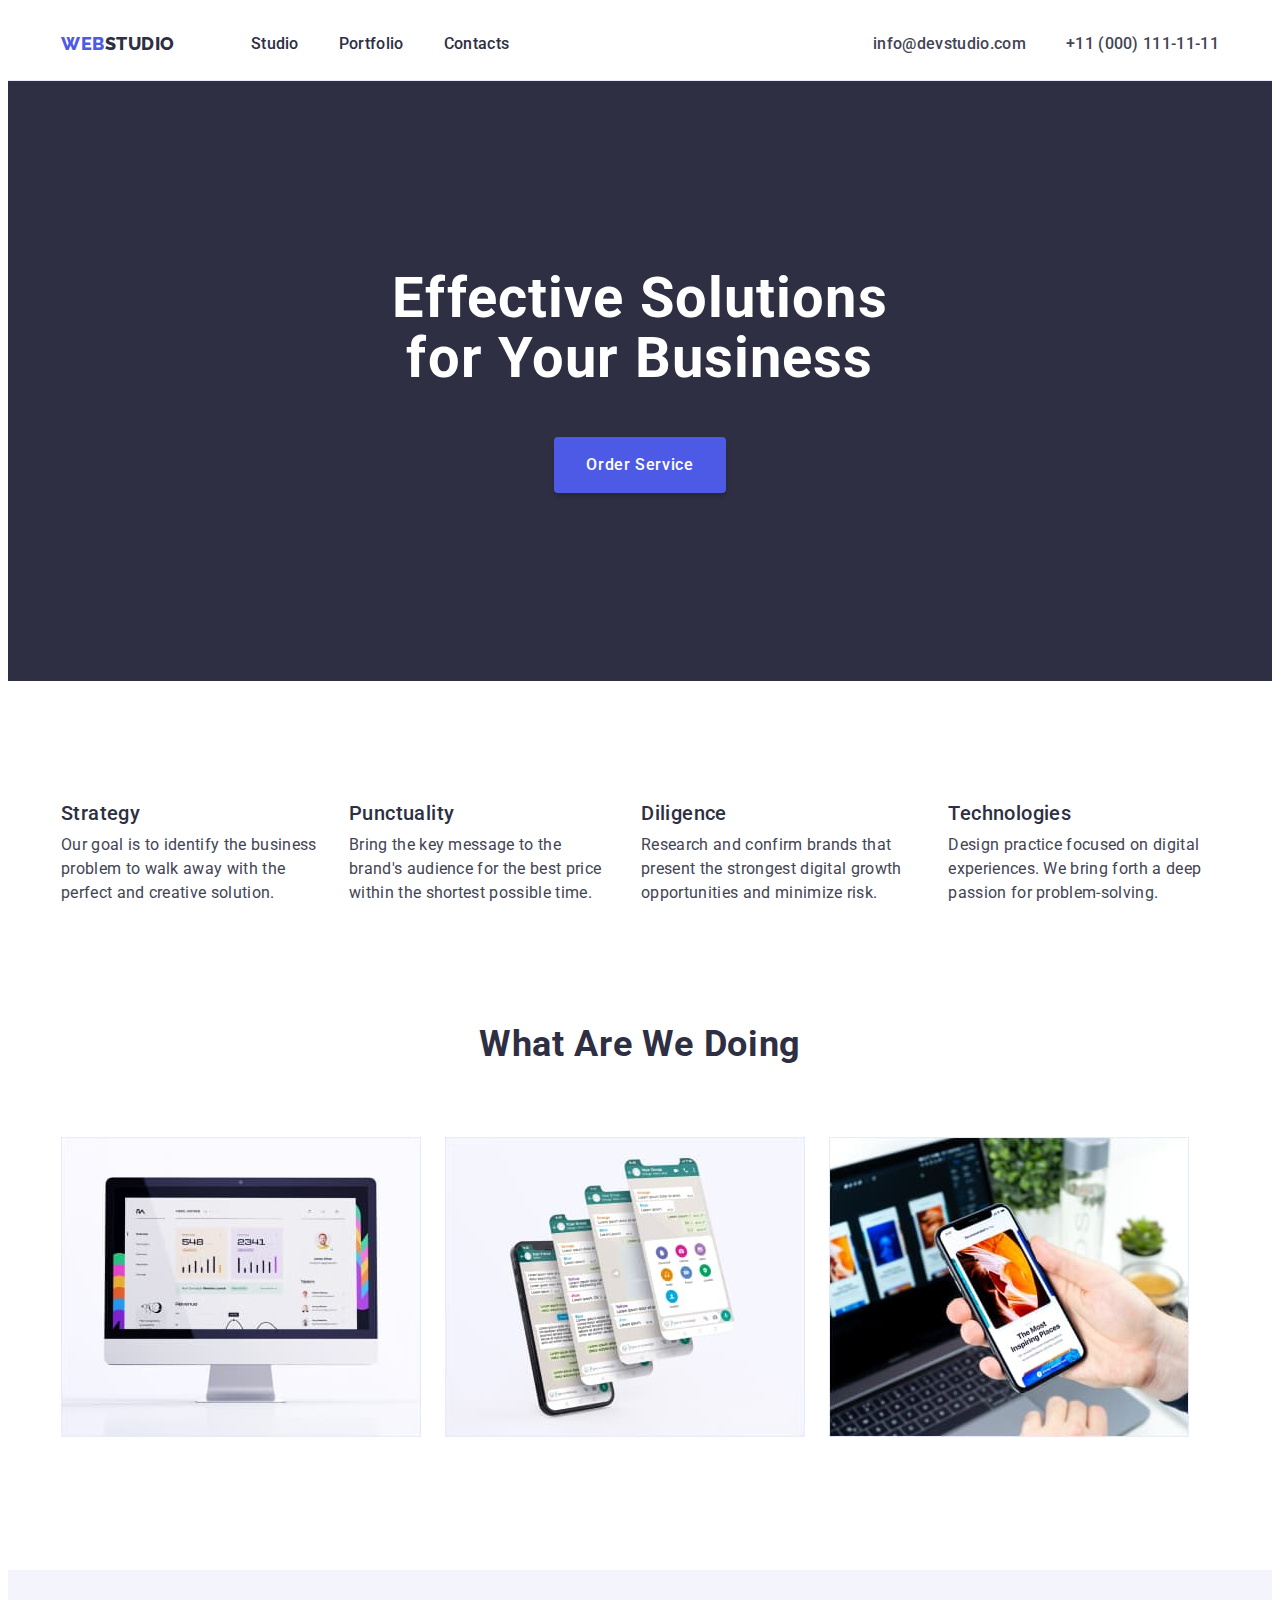
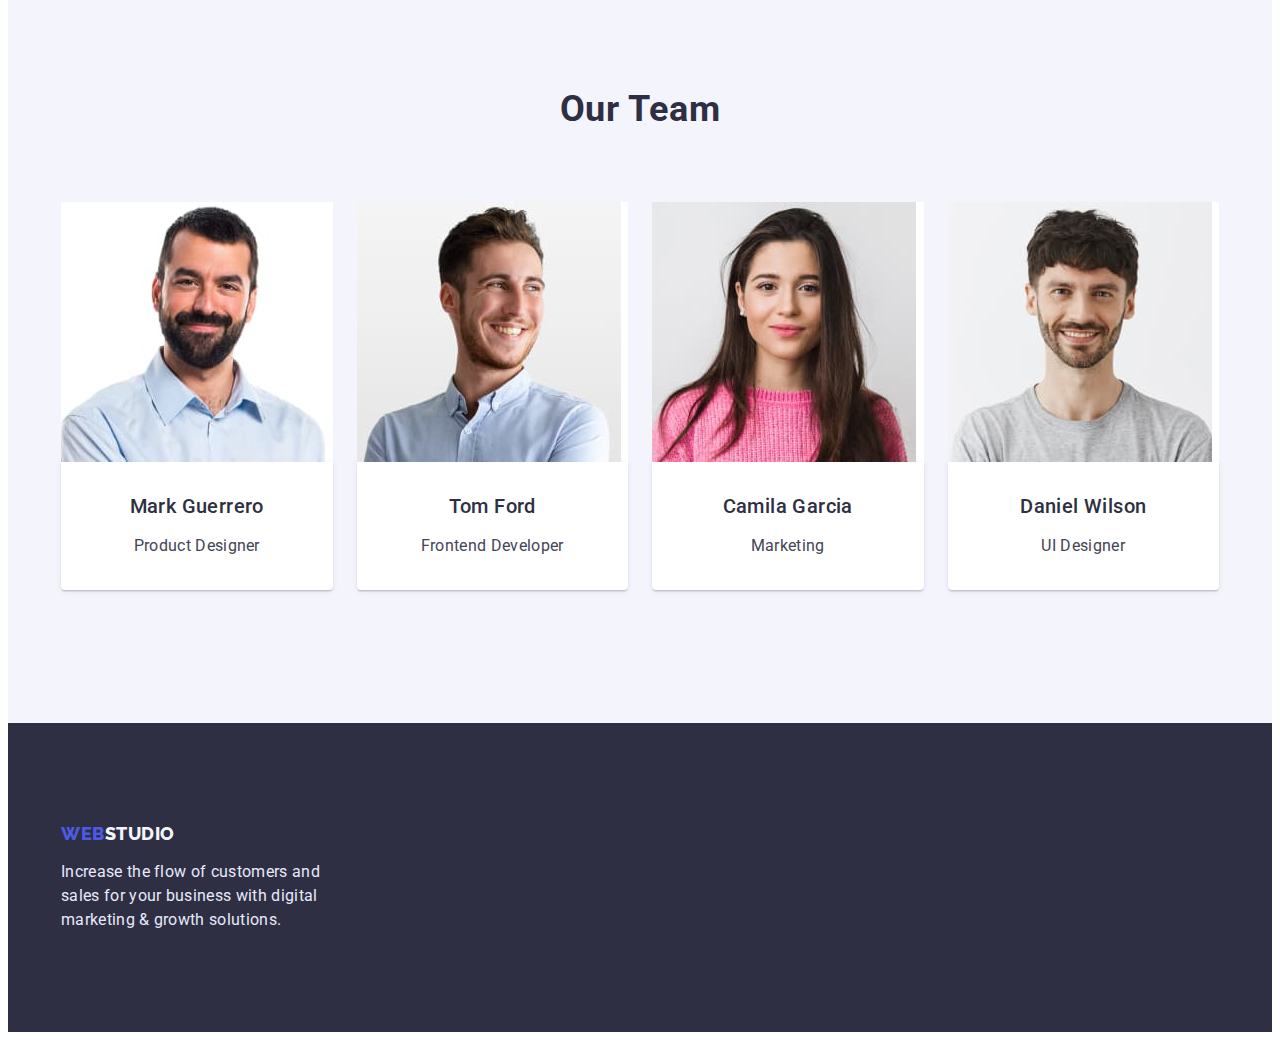
<file: index.html>
<!DOCTYPE html>
<html lang="en">
  <head>
    <meta charset="UTF-8" />
    <meta http-equiv="X-UA-Compatible" content="IE=edge" />
    <meta name="viewport" content="width=device-width, initial-scale=1.0" />
    <title>Document</title>
    <link rel="preconnect" href="https://fonts.googleapis.com" />
    <link rel="preconnect" href="https://fonts.gstatic.com" crossorigin />
    <link
      href="https://fonts.googleapis.com/css2?family=Montserrat:wght@400;700&family=Raleway:wght@800&family=Roboto:wght@400;500;700&display=swap"
      rel="stylesheet"
    />
    <link
      rel="stylesheet"
      href="https://cdnjs.cloudflare.com/ajax/libs/modern-normalize/1.1.0/modern-normalize.min.css"
      integrity="sha512-wpPYUAdjBVSE4KJnH1VR1HeZfpl1ub8YT/NKx4PuQ5NmX2tKuGu6U/JRp5y+Y8XG2tV+wKQpNHVUX03MfMFn9Q=="
      crossorigin="anonymous"
      referrerpolicy="no-referrer"
    />
    <link rel="stylesheet" href="./css/styles.css" />
  </head>
  <!-- Header -->
  <body>
    <header class="header">
      <div class="container page-header-conteiner">
        <nav class="header-nav">
          <a href="./index.html" class="logo header-logo link"
            >Web<span class="header-logo-color">Studio</span>
          </a>
          <ul class="menu header-list list">
            <li class="header-item">
              <a class="header-link link" href="./index.html">Studio</a>
            </li>
            <li class="header-item">
              <a class="header-link link" href="./portfolio.html">Portfolio</a>
            </li>
            <li class="header-item">
              <a class="header-link link" href="">Contacts</a>
            </li>
          </ul>
        </nav>
        <div class="address">
          <address class="header-address">
            <ul class="menu header-address-list list">
              <li class="header-item-address">
                <a
                  class="header-address-link link"
                  href="mailto:info@devstudio.com"
                  >info@devstudio.com</a
                >
              </li>
              <li class="header-item-address">
                <a class="header-address-link link" href="tel:+110001111111"
                  >+11 (000) 111-11-11</a
                >
              </li>
            </ul>
          </address>
        </div>
      </div>
    </header>
    <main>
      <!-- Section 1 -->
      <section class="first">
        <div>
          <h1 class="first-title">Effective Solutions for Your Business</h1>
          <button type="button" class="first-btn">Order Service</button>
        </div>
      </section>
      <!-- advantages -->
      <section class="quaisty">
        <h2 class="quaisty-title" hidden>Quaisty</h2>
        <div class="container">
          <ul class="quaisty-list list">
            <li class="quaisty-item">
              <h3 class="quaisty-uptext">Strategy</h3>
              <p class="quaisty-text">
                Our goal is to identify the business problem to walk away with
                the perfect and creative solution.
              </p>
            </li>
            <li class="quaisty-item">
              <h3 class="quaisty-uptext">Punctuality</h3>
              <p class="quaisty-text">
                Bring the key message to the brand's audience for the best price
                within the shortest possible time.
              </p>
            </li>
            <li class="quaisty-item">
              <h3 class="quaisty-uptext">Diligence</h3>
              <p class="quaisty-text">
                Research and confirm brands that present the strongest digital
                growth opportunities and minimize risk.
              </p>
            </li>
            <li class="quaisty-item">
              <h3 class="quaisty-uptext">Technologies</h3>
              <p class="quaisty-text">
                Design practice focused on digital experiences. We bring forth a
                deep passion for problem-solving.
              </p>
            </li>
          </ul>
        </div>
      </section>
      <!-- What are we doing -->
      <section class="page">
        <h2 class="page1">What are we doing</h2>
        <div class="container">
          <ul class="page-list list">
            <li class="page-photo">
              <img
                src="./images/mg1.jpg"
                alt="Computer"
                width="360"
                class="page-phone"
              />
            </li>
            <li class="page-photo">
              <img
                src="./images/mg2.jpg"
                alt="telefon"
                width="360"
                class="page-phone"
              />
            </li>
            <li class="page-photo">
              <img
                src="./images/mg3.jpg"
                alt="gajets"
                width="360"
                class="page-phone"
              />
            </li>
          </ul>
        </div>
      </section>
      <!-- Our Team -->
      <section class="photo">
        <h2 class="photo-team color">Our Team</h2>
        <div class="container">
          <ul class="photo-list list">
            <li class="photo-color">
              <img
                src="./images/human1.jpg"
                alt="human"
                width="264"
                height="260"
                class="photo-human"
              />
              <div class="photo-human-text">
                <h3 class="quaisty-uptext">Mark Guerrero</h3>
                <p class="photo-text">Product Designer</p>
              </div>
            </li>
            <li class="photo-color">
              <img
                src="./images/human2.jpg"
                alt="human"
                width="264"
                height="260"
                class="photo-human"
              />
              <div class="photo-human-text">
                <h3 class="quaisty-uptext">Tom Ford</h3>
                <p class="photo-text">Frontend Developer</p>
              </div>
            </li>
            <li class="photo-color">
              <img
                src="./images/human3.jpg"
                alt="human"
                width="264"
                height="260"
                class="photo-human"
              />
              <div class="photo-human-text">
                <h3 class="quaisty-uptext">Camila Garcia</h3>
                <p class="photo-text">Marketing</p>
              </div>
            </li>
            <li class="photo-color">
              <img
                src="./images/human4.jpg"
                alt="human"
                width="264"
                height="260"
                class="photo-human"
              />
              <div class="photo-human-text">
                <h3 class="quaisty-uptext">Daniel Wilson</h3>
                <p class="photo-text">UI Designer</p>
              </div>
            </li>
          </ul>
        </div>
      </section>
    </main>
    <!-- footer -->
    <footer class="footer">
      <div class="container">
        <a href="./index.html" class="logo-footer link"
          >Web<span class="logo-footer-studio">Studio</span>
        </a>

        <p class="footer-text">
          Increase the flow of customers and sales for your business with
          digital marketing & growth solutions.
        </p>
      </div>
    </footer>
  </body>
</html>
</file>
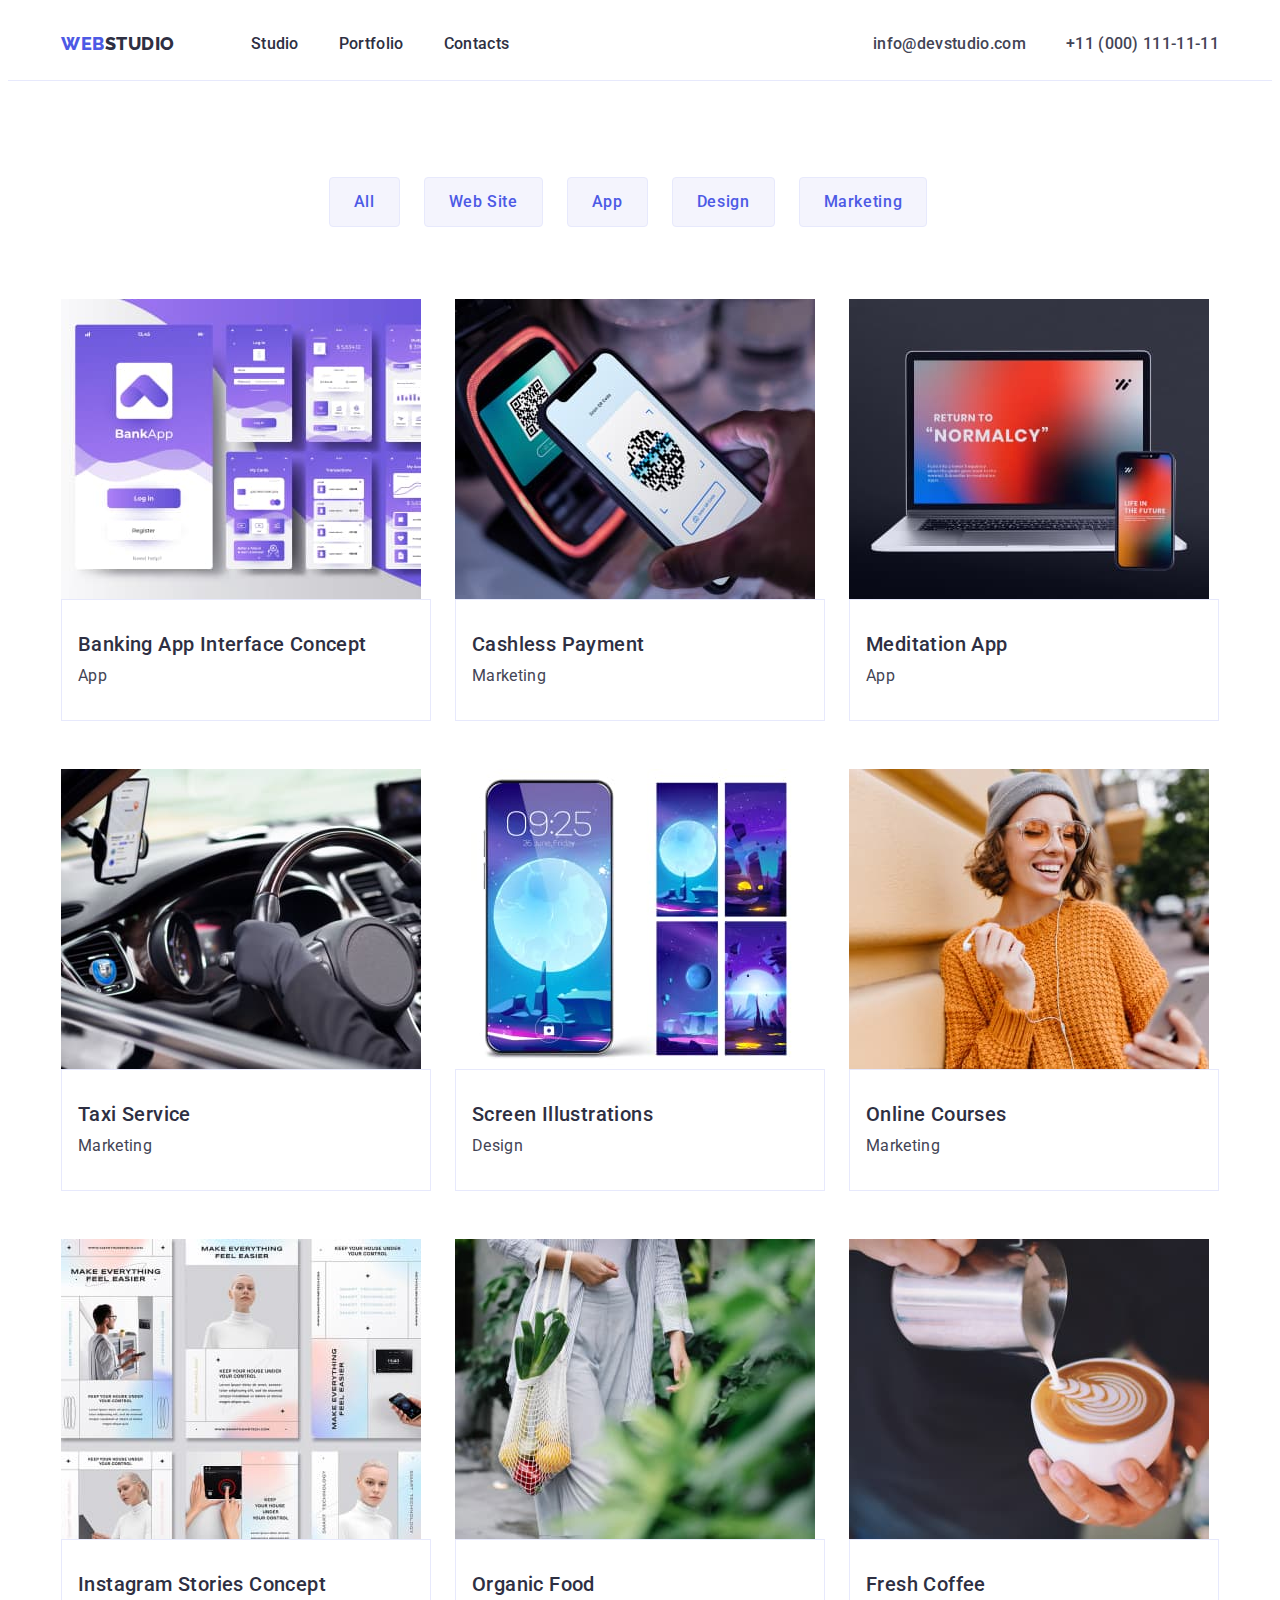
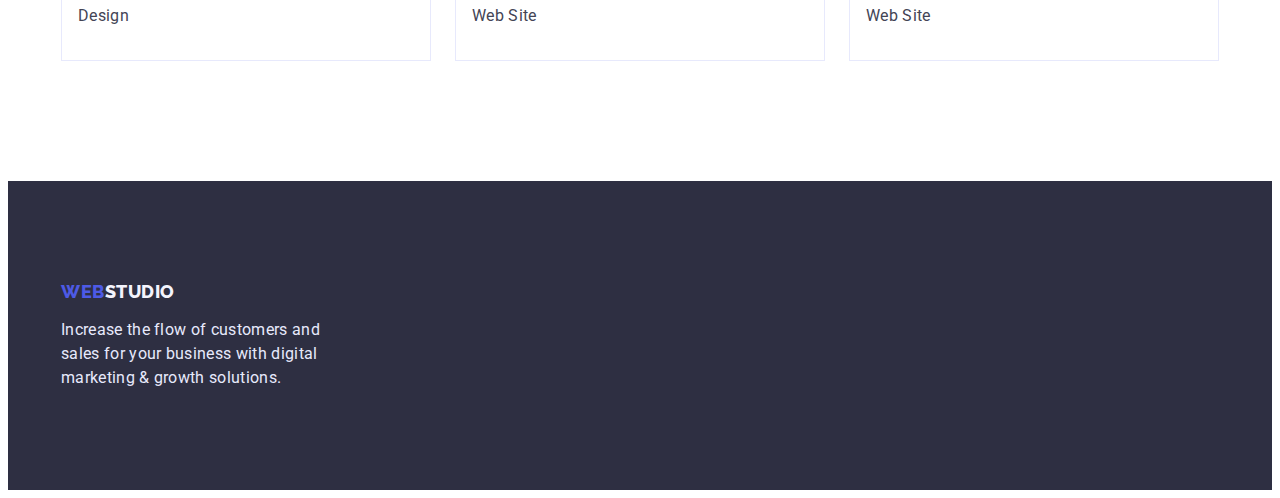
<file: portfolio.html>
<!DOCTYPE html>
<html lang="en">
  <head>
    <meta charset="UTF-8" />
    <meta http-equiv="X-UA-Compatible" content="IE=edge" />
    <meta name="viewport" content="width=device-width, initial-scale=1.0" />
    <title>Document 2</title>
    <link rel="preconnect" href="https://fonts.googleapis.com" />
    <link rel="preconnect" href="https://fonts.gstatic.com" crossorigin />
    <link
      href="https://fonts.googleapis.com/css2?family=Montserrat:wght@400;700&family=Raleway:wght@800&family=Roboto:wght@400;500;700&display=swap"
      rel="stylesheet"
    />
    <link
      rel="stylesheet"
      href="https://cdnjs.cloudflare.com/ajax/libs/modern-normalize/1.1.0/modern-normalize.min.css"
      integrity="sha512-wpPYUAdjBVSE4KJnH1VR1HeZfpl1ub8YT/NKx4PuQ5NmX2tKuGu6U/JRp5y+Y8XG2tV+wKQpNHVUX03MfMFn9Q=="
      crossorigin="anonymous"
      referrerpolicy="no-referrer"
    />
    <link rel="stylesheet" href="./css/styles.css" />
  </head>
  <body>
    <header class="header">
      <div class="container page-header-conteiner">
        <nav class="header-portfolio-nav list">
          <a href="./index.html" class="logo header-portfolio-link-logo link"
            >Web<span class="header-portfolio-part-logo">Studio</span>
          </a>
          <ul class="menu list">
            <li class="header-item">
              <a href="./index.html" class="header-portfolio-link-first link"
                >Studio</a
              >
            </li>
            <li class="header-item">
              <a
                href="./portfolio.html"
                class="header-portfolio-link-first link"
                >Portfolio</a
              >
            </li>
            <li class="header-item">
              <a href="" class="header-portfolio-link-first link">Contacts</a>
            </li>
          </ul>
        </nav>
        <div class="address">
          <address class="header-address link">
            <ul class="menu list">
              <li class="header-item-address">
                <a
                  href="header-portfolio-address"
                  class="header-portfolio-link list link"
                  >info@devstudio.com</a
                >
              </li>
              <li class="header-item-address">
                <a
                  href="header-portfolio-address"
                  class="header-portfolio-link link list"
                  >+11 (000) 111-11-11</a
                >
              </li>
            </ul>
          </address>
        </div>
      </div>
    </header>
    <!-- main -->
    <main>
      <!-- section 1 -->
      <section class="portfolio">
        <div class="container">
          <h1 hidden class="hidden-title">Servis</h1>
          <ul class="btn-list list">
            <li class="btn-item">
              <button type="button" class="modal-btn">All</button>
            </li>
            <li class="btn-item">
              <button type="button" class="modal-btn">Web Site</button>
            </li>
            <li class="btn-item">
              <button type="button" class="modal-btn">App</button>
            </li>
            <li class="btn-item">
              <button type="button" class="modal-btn">Design</button>
            </li>
            <li class="btn-item">
              <button type="button" class="modal-btn">Marketing</button>
            </li>
          </ul>

          <ul class="pay-list list">
            <li class="servis-item">
              <a href="" class="link"
                ><img
                  src="./images/img-11.jpg"
                  alt="Banking"
                  width="360"
                  class="pay-photo"
                />
                <div class="pay-div">
                  <h2 class="pay-uptext">Banking App Interface Concept</h2>
                  <p class="pay-text">App</p>
                </div>
              </a>
            </li>
            <li class="servis-item">
              <a href="" class="link"
                ><img
                  src="./images/img-12.jpg"
                  alt="Cashless"
                  width="360"
                  class="pay-photo"
                />
                <div class="pay-div">
                  <h2 class="pay-uptext">Cashless Payment</h2>
                  <p class="pay-text">Marketing</p>
                </div>
              </a>
            </li>
            <li class="servis-item">
              <a href="" class="link"
                ><img
                  src="./images/img-13.jpg"
                  alt="Meditaion"
                  width="360"
                  class="pay-photo"
                />
                <div class="pay-div">
                  <h2 class="pay-uptext">Meditation App</h2>
                  <p class="pay-text">App</p>
                </div>
              </a>
            </li>

            <li class="servis-item">
              <a href="" class="link"
                ><img src="./images/img-21.jpg" alt="Taxi" />
                <div class="pay-div">
                  <h2 class="pay-uptext">Taxi Service</h2>
                  <p class="pay-text">Marketing</p>
                </div>
              </a>
            </li>
            <li class="servis-item">
              <a href="" class="link"
                ><img src="./images/img-22.jpg" alt="Screen" />
                <div class="pay-div">
                  <h2 class="pay-uptext">Screen Illustrations</h2>
                  <p class="pay-text">Design</p>
                </div>
              </a>
            </li>
            <li class="servis-item">
              <a href="" class="link"
                ><img src="./images/img-23.jpg" alt="Courses" />
                <div class="pay-div">
                  <h2 class="pay-uptext">Online Courses</h2>
                  <p class="pay-text">Marketing</p>
                </div>
              </a>
            </li>

            <li class="servis-item">
              <a href="" class="link"
                ><img src="./images/img-31.jpg" alt="Instagram" />
                <div class="pay-div">
                  <h2 class="pay-uptext">Instagram Stories Concept</h2>
                  <p class="pay-text">Design</p>
                </div>
              </a>
            </li>
            <li class="servis-item">
              <a href="" class="link"
                ><img src="./images/img-32.jpg" alt="Food" />
                <div class="pay-div">
                  <h2 class="pay-uptext">Organic Food</h2>
                  <p class="pay-text">Web Site</p>
                </div>
              </a>
            </li>
            <li class="servis-item">
              <a href="" class="link"
                ><img src="./images/img-33.jpg" alt="Coffee" />
                <div class="pay-div">
                  <h2 class="pay-uptext">Fresh Coffee</h2>
                  <p class="pay-text">Web Site</p>
                </div>
              </a>
            </li>
          </ul>
        </div>
        </div>
      </section>
    </main>
    <!-- footer -->
    <footer class=" footer-portfolio">
      <div class=" container">
       
          <a href="./index.html" class="portfolio-logo-footer link"
            >Web<span class="portfolio-logo-footer-studio">Studio</span>
          </a>
          <p class="portfolio-footer-text">
            Increase the flow of customers and sales for your business with
            digital marketing & growth solutions.
          </p>
        
      </div>
    </footer>
  </body>
</html>
</file>
<file: css/styles.css>
:root {
  --main-title-color: #ffffff;
  --main-color: #2e2f42;
  --main-gray: #434455;
  --blu: #4d5ae5;
  --d-blu: #404bbf;
  --l-gray: #f4f4fd;
  --ll-gray: #e7e9fc;
}
p,
h1,
h2,
h3,
h4,
h5,
h6 {
  margin-top: 0;
  margin-bottom: 0;
}

ul,
ol {
  margin-top: 0;
  margin-bottom: 0;
  padding-left: 0;
}

img {
  display: block;
}

button {
  cursor: pointer;
}

body {
  font-family: "Roboto", sans-serif;
  color: #434455;
  background-color: #ffffff;
}
.list {
  list-style: none;
}
.link {
  text-decoration: none;
}

.container {
  width: 1158px;
  margin-left: auto;
  margin-right: auto;
  padding-left: 15px;
  padding-right: 15px;
}
/*-----------------------HEDER----------------------*/
.page-header-conteiner {
  display: flex;
  align-items: center;
}
.header {
  padding-top: 24px;
  padding-bottom: 24px;
  border-bottom: 1px solid #e7e9fc;
}
.header-nav,
.header-portfolio-nav {
  display: flex;
  align-items: center;
}
.menu {
  display: flex;
  align-items: center;
}
.header-item:not(:last-child),
.header-item-address:not(:last-child) {
  margin-right: 40px;
}
.header-address-link,
.header-portfolio-link,
.address {
  margin-left: auto;
}

.logo {
  margin-right: 76px;
}
.header-logo {
  font-family: "Raleway", sans-serif;
  font-weight: 800;
  font-size: 18px;
  line-height: 1.17;
  letter-spacing: 0.03em;
  text-transform: uppercase;
  color: var(--blu);
}
.header-portfolio-link-logo {
  font-family: "Raleway", sans-serif;
  font-weight: 800;
  font-size: 18px;
  line-height: 1.17;
  letter-spacing: 0.03em;
  text-transform: uppercase;
  color: var(--blu);
}
.header-logo-color {
  color: var(--main-color);
}
.header-portfolio-part-logo {
  color: var(--main-color);
}

.header-address-link:hover,
.header-address-link:focus {
  color: var(--d-blu);
}
.header-link:focus,
.header-link:hover {
  color: var(--d-blu);
}

.header-portfolio-link-first:hover,
.header-portfolio-link-first:focus {
  color: var(--d-blu);
}
.header-portfolio-link:hover,
.header-portfolio-link:focus {
  color: var(--d-blu);
}

.header-link,
.modal-btn,
.header-item,
.header-address-link {
  font-family: "Roboto", sans-serif;
  font-style: normal;
  font-weight: 500;
  font-size: 16px;
  line-height: 1.5;
  letter-spacing: 0.02em;
  color: var(--main-color);
}

.header-portfolio-link,
.header-portfolio-address {
  font-family: "Roboto", sans-serif;
  font-style: normal;
  font-weight: 500;
  font-size: 16px;
  line-height: 1.5;
  letter-spacing: 0.02em;
  color: var(--main-gray);
}
.header-portfolio-link-first {
  font-family: "Roboto", sans-serif;
  font-style: normal;
  font-weight: 500;
  font-size: 16px;
  line-height: 1.5;
  letter-spacing: 0.02em;
  color: var(--main-color);
}
.header-address-link {
  line-height: 1.5;
  font-style: normal;
  letter-spacing: 0.02em;
  color: var(--main-gray);
}

.pay-text,
.servis-text,
.food-text {
  font-style: normal;
  font-weight: 400;
  font-size: 16px;
  line-height: 1.5;
  color: var(--main-gray);
  letter-spacing: 0.02em;
}
/*-----------------------FIRST SECTION----------------------*/
.first-btn {
  padding-top: 16px;
  padding-right: 32px;
  padding-bottom: 16px;
  padding-left: 32px;
  font-family: "Roboto", sans-serif;
  font-style: normal;
  font-weight: 500;
  font-size: 16px;
  line-height: 1.5;
  box-shadow: 0px 4px 4px rgba(0, 0, 0, 0.15);
  border: none;
  margin-top: 48px;
  margin: auto;
  border-radius: 4px;
  display: flex;
  align-items: center;
  letter-spacing: 0.04em;
  background-color: var(--blu);
  color: var(--main-title-color);
}
.first-btn:hover {
  font-family: "Roboto", sans-serif;
  font-weight: 500;
  background-color: var(--d-blu);
}

.first-btn:focus {
  background-color: var(--d-blu);
  cursor: pointer;
}
.btn-div {
}
.btn-item {
}
.btn-list {
  display: flex;
  margin-bottom: 72px;
  justify-content: center;
}

.modal-btn {
  color: var(--blu);
  background: #f4f4fd;
  letter-spacing: 0.04em;
  display: flex;
  flex-direction: row;
  justify-content: center;
  align-items: center;
  padding: 12px 24px;
  border: 1px solid #e7e9fc;
  border-radius: 4px;
  flex: none;
  order: 1;
  flex-grow: 0;
  margin-right: 24px;
  cursor: pointer;
}
.modal-btn:hover,
.modal-btn:focus {
  color: var(--main-title-color);
  background: var(--d-blu);
}
.first-title {
  font-weight: 700;
  font-size: 56px;
  line-height: 1.07;
  text-align: center;
  letter-spacing: 0.02em;
  color: var(--main-title-color);
  margin: auto;
  width: 496px;
  min-height: 120px;
  margin-bottom: 48px;
}
.first {
  padding: 188px 0;
  background-color: #2e2f42;
}
/*-----------------------QUAISTY----------------------*/
.quaisty {
  padding-top: 120px;
}
.quaisty-list {
  display: flex;
}
.quaisty-item:not(:last-child) {
  margin-right: 24px;
  min-width: 264px;
}

.quaisty-uptext,
.pay-uptext,
.servis-uptext,
.food-uptext {
  font-weight: 500;
  font-size: 20px;
  line-height: 1.2;
  letter-spacing: 0.02em;
  color: var(--main-color);
  background-color: var(--main-title-color);
}
.quaisty-uptext {
  margin-bottom: 8px;
}
.quaisty-text {
  font-weight: 400;
  font-size: 16px;
  line-height: 1.5;
  letter-spacing: 0.02em;
  color: var(--main-gray);
}
.photo-color {
  color: var(--main-title-color);
}
/*-----------------------PAGE----------------------*/
.page1 {
  font-weight: 700;
  font-size: 36px;
  line-height: 1.11;
  letter-spacing: 0.02em;
  text-transform: capitalize;
  color: var(--main-color);
  text-align: center;
  margin-bottom: 72px;
}
.page {
  padding-top: 120px;
  padding-bottom: 133px;
}
.servis-item {
  flex-basis: calc((100% - 48px) / 3);
}
.pay-uptext {
  margin-bottom: 8px;
}
.pay-div {
  padding-top: 32px;
  padding-bottom: 32px;
  padding-left: 16px;
  background: #ffffff;
  border: 1px solid #e7e9fc;
}
.pay-div:nth-child(3n) {
  margin-right: 24px;
}
.page-list,
.pay-list {
  display: flex;
  flex-wrap: wrap;
  gap: 48px 24px;
}

.page-phone {
}
.page-photo {
}
.photo {
  background-color: var(--l-gray);
  padding-top: 120px;
  padding-bottom: 133px;
}
.photo-team.color {
  font-weight: 700;
  font-size: 36px;
  line-height: 1.11;
  letter-spacing: 0.02em;
  text-transform: capitalize;
  color: var(--main-color);
  background-color: var(--l-gray);
  text-align: center;
  margin-bottom: 72px;
}
.photo-list {
  background-color: var(--main-title-color);
  display: flex;

  flex-wrap: wrap;

  justify-content: space-between;
  background-color: var(--l-gray);
}
.list {
}
.photo-human {
}

.photo-text {
  font-weight: 400;
  font-size: 16px;
  line-height: 1.5;
  letter-spacing: 0.02em;
  color: var(--main-gray);
  background-color: var(--main-title-color);
}
.logo-footer {
  display: flex;
  font-family: "Raleway", sans-serif;
  font-weight: 800;
  font-size: 18px;
  line-height: 1.17;
  letter-spacing: 0.03em;
  text-transform: uppercase;
  color: var(--blu);
  margin-bottom: 16px;
}
.portfolio-logo-footer {
  display: flex;
  font-family: "Raleway", sans-serif;
  font-weight: 800;
  font-size: 18px;
  line-height: 1.17;
  letter-spacing: 0.03em;
  margin-bottom: 16px;
  text-transform: uppercase;
  color: var(--blu);
}

.portfolio-logo-footer-studio {
  color: var(--l-gray);
}
.logo-footer-studio {
  color: var(--l-gray);
}
.footer-text,
.portfolio-footer-text {
  font-weight: 400;
  font-size: 16px;
  line-height: 1.5;
  letter-spacing: 0.02em;
  color: var(--ll-gray);
  width: 264px;
}
.portfolio {
  padding-top: 96px;
  padding-bottom: 120px;
}
.footer-portfolio {
  background-color: var(--main-color);
  padding: 100px 0;
}
.footer-container {
  display: flex;
  align-items: center;
}
.footer {
  background-color: var(--main-color);
  padding: 100px 0;
}

.photo-team {
  background-color: var(--main-title-color);
}
.photo-color {
  background-color: var(--main-title-color);
  flex-basis: calc((100% - 72px) / 4);
}
.photo-human-text {
  display: flex;
  flex-direction: column;
  justify-content: center;
  align-items: center;
  padding: 0px;
  gap: 8px;

  background: #ffffff;
  box-shadow: 0px 1px 6px rgba(46, 47, 66, 0.08),
    0px 1px 1px rgba(46, 47, 66, 0.16), 0px 2px 1px rgba(46, 47, 66, 0.08);
  border-radius: 0px 0px 4px 4px;
  padding: 32px 16px 32px 16px;
}
</file>
